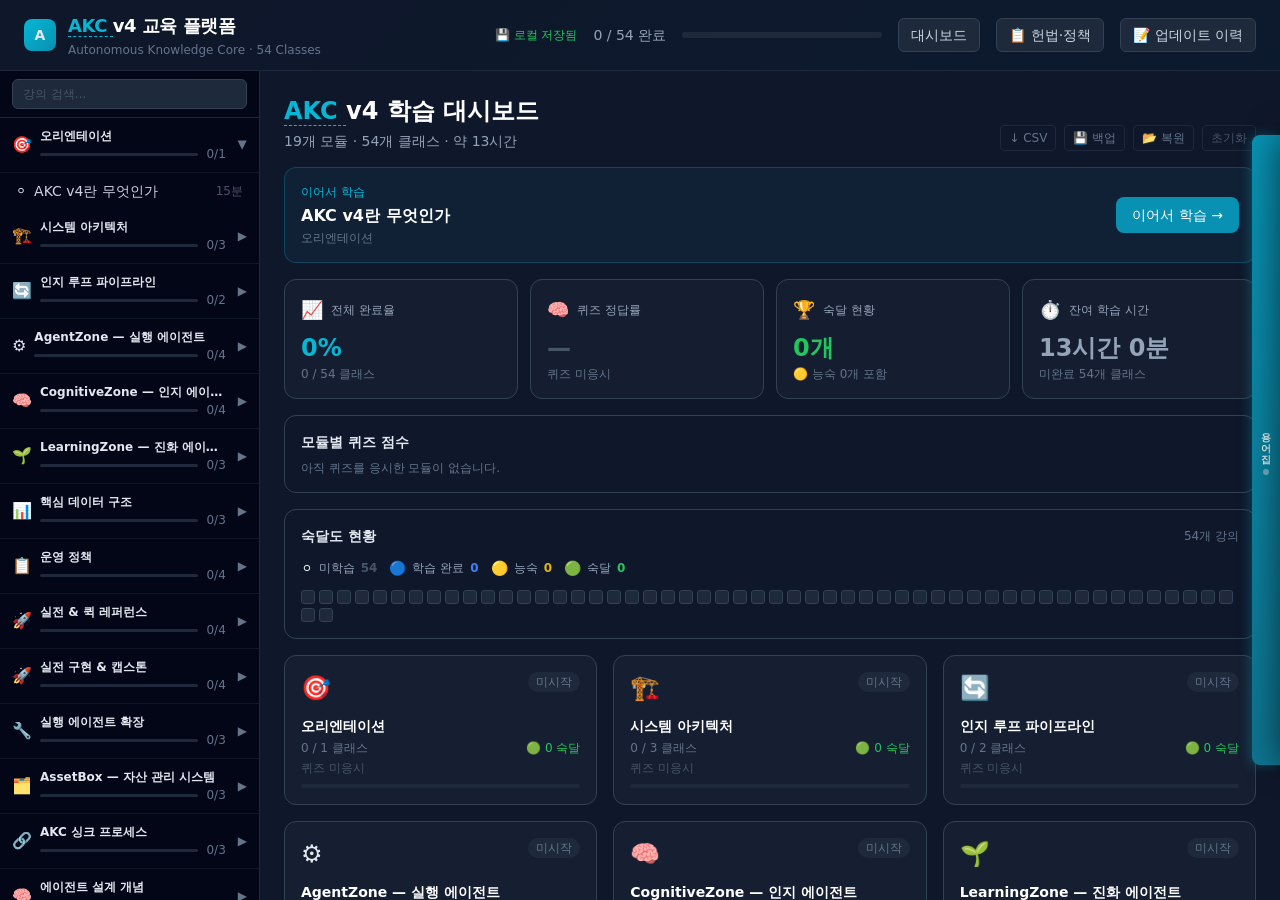
<file: class01/index.html>
<!DOCTYPE html>
<html lang="ko" class="h-full">
<head>
  <meta charset="UTF-8" />
  <meta name="viewport" content="width=device-width, initial-scale=1.0" />
  <title>AKC v4 교육 플랫폼</title>
  <script src="assets/tailwind.min.js"></script>
  <link rel="stylesheet" href="style.css" />
</head>
<body class="h-full bg-slate-950 text-slate-200 flex flex-col" style="min-height:100vh;">

  <!-- HEADER -->
  <header class="px-4 md:px-6 py-3 border-b border-slate-800 flex items-center justify-between shrink-0"
    style="background:linear-gradient(135deg,#0f172a 0%,#0c1a2e 100%);">
    <div class="flex items-center gap-3">
      <!-- 햄버거 버튼 (모바일 전용) -->
      <button id="sidebarToggleBtn"
        class="md:hidden flex flex-col justify-center items-center w-8 h-8 gap-1.5 rounded-md transition-colors"
        style="background:transparent;" aria-label="메뉴">
        <span class="block w-5 h-0.5 bg-slate-400 rounded"></span>
        <span class="block w-5 h-0.5 bg-slate-400 rounded"></span>
        <span class="block w-5 h-0.5 bg-slate-400 rounded"></span>
      </button>
      <div class="w-8 h-8 rounded-lg flex items-center justify-center text-sm font-bold shrink-0"
        style="background:linear-gradient(135deg,#06B6D4,#0891B2);">A</div>
      <div>
        <h1 class="text-base md:text-lg font-bold text-white tracking-tight">
          <span class="akc-tip" style="color:#06B6D4;">AKC
            <span class="akc-tooltip">
              <span style="display:block;font-size:0.7rem;color:#06B6D4;font-weight:700;letter-spacing:0.05em;">A·K·C</span>
              <span style="display:block;font-size:0.8rem;color:#e2e8f0;font-weight:600;margin-top:2px;">Autonomous Knowledge Core</span>
              <span style="display:block;font-size:0.7rem;color:#94a3b8;margin-top:2px;">자율 지식 코어 — AI 에이전트 운영체제</span>
            </span>
          </span>
          <span class="text-white"> v4 교육 플랫폼</span>
        </h1>
        <p id="headerMeta" class="text-xs text-slate-500 mt-0.5 hidden md:block">Autonomous Knowledge Core · 66 Classes</p>
      </div>
    </div>
    <div class="flex items-center gap-2 md:gap-4">
      <span id="syncIndicator" class="text-xs whitespace-nowrap hidden md:inline" style="color:#64748b">⚡ 로컬 전용</span>
      <span id="progressText" class="text-xs md:text-sm text-slate-400 whitespace-nowrap hidden md:inline">0 / 32 완료</span>
      <div id="headerProgressBar" class="hidden md:block" style="width:200px;height:6px;background:#1e293b;border-radius:3px">
        <div id="progressBar" style="width:0%;height:100%;background:#06B6D4;border-radius:3px"></div>
      </div>
      <!-- 모바일 미니 진행률 -->
      <div class="md:hidden flex items-center gap-1.5">
        <div style="width:60px;height:4px;background:#1e293b;border-radius:2px;">
          <div id="progressBarMobile" style="width:0%;height:100%;background:#06B6D4;border-radius:2px;transition:width 0.4s;"></div>
        </div>
        <span id="progressTextMobile" class="text-xs text-slate-400">0%</span>
      </div>
      <button id="dashboardBtn" data-nav="dashboard"
        class="px-2 md:px-3 py-1.5 text-xs md:text-sm font-medium rounded-md border transition-colors whitespace-nowrap"
        style="background:#1e293b;border-color:#334155;color:#cbd5e1;"
        onmouseover="this.style.background='#334155'"
        onmouseout="this.style.background='#1e293b'">
        대시보드
      </button>
      <button id="policyNavBtn" data-nav="policy"
        class="px-2 md:px-3 py-1.5 text-xs md:text-sm font-medium rounded-md border transition-colors whitespace-nowrap"
        style="background:#1e293b;border-color:#334155;color:#cbd5e1;"
        onclick="showPolicyView()"
        onmouseover="this.style.background='#334155'"
        onmouseout="this.style.background='#1e293b'">
        📋 헌법·정책
      </button>
      <a href="changelog.html"
        class="px-2 md:px-3 py-1.5 text-xs md:text-sm font-medium rounded-md border transition-colors whitespace-nowrap"
        style="background:#1e293b;border-color:#334155;color:#cbd5e1;text-decoration:none;"
        onmouseover="this.style.background='#334155'"
        onmouseout="this.style.background='#1e293b'">
        📝 업데이트 이력
      </a>
    </div>
  </header>

  <!-- 모바일 사이드바 오버레이 -->
  <div id="sidebarOverlay"></div>

  <!-- BODY -->
  <div class="flex flex-1 overflow-hidden">

    <!-- SIDEBAR -->
    <aside id="sidebar"
      class="border-r border-slate-800 overflow-y-auto bg-slate-950 shrink-0"
      style="width:260px">
      <!-- Rendered by JS -->
    </aside>

    <!-- MAIN -->
    <main id="mainContent" class="flex-1 overflow-y-auto bg-slate-900 p-3 md:p-6">

      <!-- DASHBOARD VIEW -->
      <div id="dashboardView">
        <div class="mb-4 flex items-end justify-between">
          <div>
            <h2 class="text-2xl font-bold text-white">
              <span class="akc-tip" style="color:#06B6D4;">AKC
                <span class="akc-tooltip">
                  <span style="display:block;font-size:0.7rem;color:#06B6D4;font-weight:700;letter-spacing:0.05em;">A·K·C</span>
                  <span style="display:block;font-size:0.8rem;color:#e2e8f0;font-weight:600;margin-top:2px;">Autonomous Knowledge Core</span>
                  <span style="display:block;font-size:0.7rem;color:#94a3b8;margin-top:2px;">자율 지식 코어 — AI 에이전트 운영체제</span>
                </span>
              </span>
              <span class="text-white"> v4 학습 대시보드</span>
            </h2>
            <p id="dashboardMeta" class="text-slate-400 mt-1 text-sm">10개 모듈 · 32개 클래스 · 약 7시간 15분</p>
          </div>
          <div class="flex items-center gap-2">
            <button onclick="exportProgressCSV()"
              class="text-xs text-slate-500 hover:text-cyan-400 border border-slate-800 hover:border-cyan-800 px-2 py-1 rounded transition-colors">
              ↓ CSV
            </button>
            <button onclick="exportProgressJSON()"
              class="text-xs text-slate-500 hover:text-green-400 border border-slate-800 hover:border-green-800 px-2 py-1 rounded transition-colors">
              💾 백업
            </button>
            <button onclick="importProgressJSON()"
              class="text-xs text-slate-500 hover:text-yellow-400 border border-slate-800 hover:border-yellow-800 px-2 py-1 rounded transition-colors">
              📂 복원
            </button>
            <button onclick="resetProgress()"
              class="text-xs text-slate-600 hover:text-slate-400 border border-slate-800 hover:border-slate-700 px-2 py-1 rounded transition-colors">
              초기화
            </button>
          </div>
        </div>

        <!-- Continue widget -->
        <div id="continueBtn"></div>

        <!-- Stats summary cards -->
        <div id="statsCards" class="grid grid-cols-2 md:grid-cols-4 gap-3 mb-4"></div>

        <!-- Quiz score chart -->
        <div id="quizChart" class="mb-4"></div>

        <!-- Mastery matrix -->
        <div id="masteryMatrix"></div>

        <!-- Module cards -->
        <div id="moduleCards" class="grid grid-cols-1 sm:grid-cols-2 lg:grid-cols-3 gap-4"></div>
      </div>

      <!-- POLICY VIEW -->
      <div id="policyView" class="hidden" style="height:100%;display:none;">
        <div class="policy-split">

          <!-- ▌LEFT: 용어·관계 사전 -->
          <div class="policy-panel">
            <div class="policy-panel-header">
              <h3 class="policy-panel-title">📖 용어·관계 사전</h3>
              <input id="glossarySearch" type="text" placeholder="용어 / 관계 검색..." class="policy-search" autocomplete="off" />
              <div class="policy-type-tabs">
                <button class="gloss-type-tab active" data-type="all">전체</button>
                <button class="gloss-type-tab" data-type="term">용어</button>
                <button class="gloss-type-tab" data-type="relation">관계</button>
              </div>
            </div>
            <div class="policy-viewport">
              <div id="glossaryList" class="policy-list-scroll"></div>
              <div id="glossaryDetail" class="policy-detail-scroll hidden" style="padding:14px;"></div>
            </div>
          </div>

          <!-- ▌RIGHT: 헌법·정책 문서 -->
          <div class="policy-panel">
            <div class="policy-panel-header">
              <h3 class="policy-panel-title">📋 헌법·정책 문서</h3>
              <div class="policy-zone-tabs">
                <button class="policy-zone-tab active" data-zone="all">전체</button>
                <button class="policy-zone-tab" data-zone="system">시스템</button>
                <button class="policy-zone-tab" data-zone="agent">Agent</button>
                <button class="policy-zone-tab" data-zone="cognitive">Cognitive</button>
                <button class="policy-zone-tab" data-zone="learning">Learning</button>
                <button class="policy-zone-tab" data-zone="docs">참고</button>
              </div>
            </div>
            <div class="policy-viewport">
              <div id="policyList" class="policy-list-scroll"></div>
              <div id="policyContent" class="policy-detail-scroll hidden"></div>
            </div>
          </div>

        </div>
      </div>

      <!-- LESSON VIEW -->
      <div id="lessonView" class="hidden max-w-3xl mx-auto w-full">
        <div id="lessonHeader"></div>
        <div id="lessonContent" class="lesson-content mt-6 space-y-6"></div>
        <div id="keyTerms" class="mt-6"></div>
        <div id="quizSection" class="mt-8"></div>
        <div id="lessonNav" class="mt-8 flex justify-between items-center"></div>
      </div>

    </main>
  </div>

  <!-- ── VOCAB PANEL ──────────────────────────────────────────── -->
  <div id="vocabPanel">
    <div id="vocabTab" title="영한 용어집 (클릭으로 고정)">
      <span>용어집</span>
      <div class="pin-dot"></div>
    </div>
    <div id="vocabBody">
      <div id="vocabHeader">
        <h3 id="vocabHeaderTitle">📖 영한 용어집</h3>
        <input id="vocabSearch" type="text" placeholder="단어 검색..." autocomplete="off" />
      </div>
      <div id="vocabViewport">
        <div id="vocabListView">
          <div id="vocabList"></div>
        </div>
        <div id="vocabDetailView">
          <div id="vocabDetailContent"></div>
        </div>
      </div>
    </div>
  </div>

  <!-- CDN 오류 감지 배너 -->
  <div id="cdnErrorBanner" style="display:none;position:fixed;top:0;left:0;right:0;z-index:9999;
    background:#7f1d1d;color:#fecaca;padding:12px 20px;font-size:13px;text-align:center;
    border-bottom:2px solid #ef4444;">
    ⚠️ 일부 리소스를 불러오지 못했습니다 — assets/ 폴더가 누락되었거나 파일이 손상되었습니다.
    GitHub에서 최신 버전을 다시 받거나, 인터넷에 연결한 후 새로고침 해주세요.
    <button onclick="document.getElementById('cdnErrorBanner').style.display='none'"
      style="margin-left:16px;padding:2px 10px;background:#991b1b;border:1px solid #ef4444;
      border-radius:4px;color:#fecaca;cursor:pointer;">닫기</button>
  </div>

  <!-- SQLITE (sql.js WASM) -->
  <script>
    window.addEventListener('error', function(e) {
      var src = (e.target && e.target.src) || '';
      if (src.includes('assets/')) {
        document.getElementById('cdnErrorBanner').style.display = 'block';
      }
    }, true);
  </script>
  <script src="assets/sql-wasm.js"
    onerror="document.getElementById('cdnErrorBanner').style.display='block'"></script>
  <script src="storage-client.js"></script>

  <!-- DATA + APP -->
  <script src="edu-data.js"></script>
  <script src="edu-data-p2.js"></script>
  <script src="edu-data-p3.js"></script>
  <script src="edu-data-p4.js"></script>
  <script src="edu-data-p5.js"></script>
  <script src="edu-data-p6.js"></script>
  <script src="vocab-data.js"></script>
  <script src="edu-app.js"></script>

  <!-- UI 유틸리티 (툴팁 트래커 + 모바일 사이드바) -->
  <script src="ui-utils.js"></script>

  <!-- 용어집 패널 로직 -->
  <script src="vocab-panel.js"></script>

  <!-- 헌법·정책 데이터 + 패널 로직 -->
  <script src="policy-data.js"></script>
  <script src="policy-panel.js"></script>

</body>
</html>
</file>
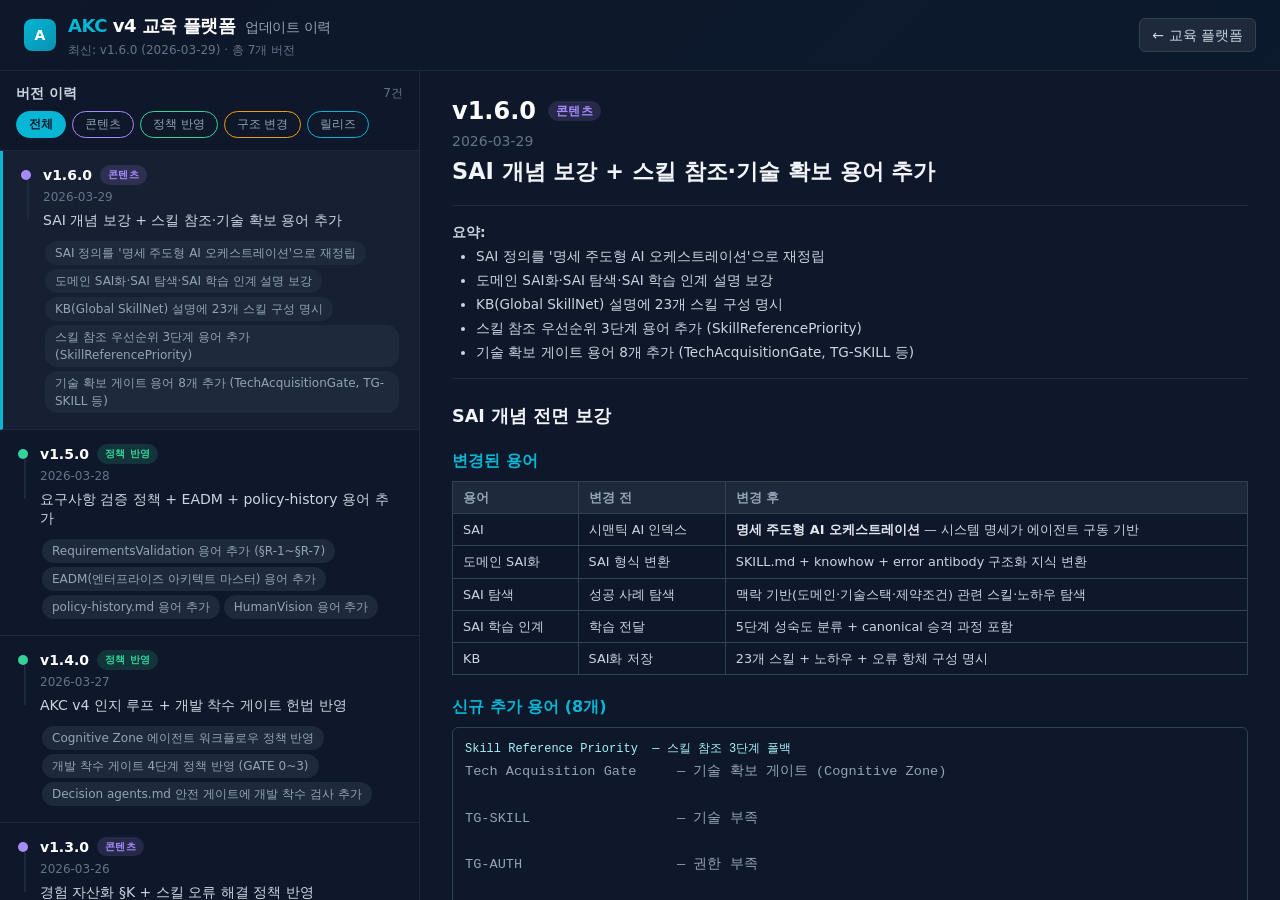
<file: class01/changelog.html>
<!DOCTYPE html>
<html lang="ko" class="h-full">
<head>
  <meta charset="UTF-8" />
  <meta name="viewport" content="width=device-width, initial-scale=1.0" />
  <title>AKC v4 교육 플랫폼 — 업데이트 이력</title>
  <script src="assets/tailwind.min.js"></script>
  <style>
    body { background: #0f172a; color: #e2e8f0; }
    ::-webkit-scrollbar { width:6px; height:6px; }
    ::-webkit-scrollbar-track { background:#0f172a; }
    ::-webkit-scrollbar-thumb { background:#334155; border-radius:3px; }
    ::-webkit-scrollbar-thumb:hover { background:#475569; }

    .split { display:flex; height:calc(100vh - 56px); overflow:hidden; }
    .list-pane { width:420px; min-width:320px; border-right:1px solid #1e293b; overflow-y:auto; }
    .detail-pane { flex:1; overflow-y:auto; padding:24px 32px; }

    .ver-card { padding:14px 18px; border-bottom:1px solid #1e293b; cursor:pointer; transition:background 0.15s; }
    .ver-card:hover { background:#1e293b; }
    .ver-card.active { background:#172033; border-left:3px solid #06B6D4; }

    .tag-badge { display:inline-block; font-size:0.65rem; font-weight:600; padding:2px 8px; border-radius:9999px; letter-spacing:0.03em; }

    .detail-pane h2 { font-size:1.4rem; font-weight:700; color:#f1f5f9; margin-bottom:4px; }
    .detail-pane h3 { font-size:1rem; font-weight:600; color:#06B6D4; margin-top:20px; margin-bottom:8px; }
    .detail-pane table { width:100%; border-collapse:collapse; font-size:0.8rem; margin:8px 0 16px; }
    .detail-pane th { background:#1e293b; color:#94a3b8; padding:6px 10px; text-align:left; border:1px solid #334155; }
    .detail-pane td { padding:6px 10px; border:1px solid #334155; color:#cbd5e1; }
    .detail-pane tr:nth-child(even) td { background:rgba(15,23,42,0.5); }
    .detail-pane pre { background:#0f172a; border:1px solid #334155; border-radius:6px; padding:12px; font-size:0.75rem; overflow-x:auto; color:#a5f3fc; margin:8px 0; white-space:pre-wrap; }
    .detail-pane code { background:#1e293b; padding:1px 5px; border-radius:3px; font-size:0.78rem; color:#a5f3fc; }
    .detail-pane ul { list-style:disc; padding-left:1.5rem; color:#cbd5e1; font-size:0.85rem; }
    .detail-pane li { margin-bottom:4px; }
    .detail-pane hr { border-color:#1e293b; margin:16px 0; }

    .summary-chip { display:inline-flex; align-items:center; gap:4px; font-size:0.75rem; color:#94a3b8; background:#1e293b; padding:3px 10px; border-radius:12px; margin:2px; }

    .timeline-dot { width:10px; height:10px; border-radius:50%; flex-shrink:0; margin-top:5px; }
    .timeline-line { width:2px; background:#1e293b; flex-shrink:0; margin-left:4px; }

    .filter-btn { font-size:0.72rem; padding:4px 12px; border-radius:9999px; border:1px solid #334155; background:transparent; color:#94a3b8; cursor:pointer; transition:all 0.15s; }
    .filter-btn:hover { border-color:#475569; color:#e2e8f0; }
    .filter-btn.active { background:#06B6D4; border-color:#06B6D4; color:#0f172a; font-weight:600; }

    @media (max-width: 768px) {
      .split { flex-direction:column; }
      .list-pane { width:100%; height:45vh; min-width:unset; border-right:none; border-bottom:1px solid #1e293b; }
      .detail-pane { padding:16px; }
    }
  </style>
</head>
<body class="h-full flex flex-col">

  <!-- HEADER -->
  <header class="px-4 md:px-6 py-3 border-b border-slate-800 flex items-center justify-between shrink-0"
    style="background:linear-gradient(135deg,#0f172a 0%,#0c1a2e 100%);">
    <div class="flex items-center gap-3">
      <a href="index.html" class="w-8 h-8 rounded-lg flex items-center justify-center text-sm font-bold shrink-0 hover:opacity-80 transition-opacity"
        style="background:linear-gradient(135deg,#06B6D4,#0891B2); text-decoration:none; color:#fff;">A</a>
      <div>
        <h1 class="text-base md:text-lg font-bold text-white tracking-tight">
          <span style="color:#06B6D4;">AKC</span> v4 교육 플랫폼
          <span class="text-slate-400 font-normal text-sm ml-1">업데이트 이력</span>
        </h1>
        <p id="headerMeta" class="text-xs text-slate-500 mt-0.5 hidden md:block"></p>
      </div>
    </div>
    <div class="flex items-center gap-2">
      <a href="index.html"
        class="px-3 py-1.5 text-xs md:text-sm font-medium rounded-md border transition-colors"
        style="background:#1e293b;border-color:#334155;color:#cbd5e1;text-decoration:none;"
        onmouseover="this.style.background='#334155'"
        onmouseout="this.style.background='#1e293b'">
        ← 교육 플랫폼
      </a>
    </div>
  </header>

  <!-- BODY -->
  <div class="split">

    <!-- LEFT: 요약 목록 -->
    <div class="list-pane" id="listPane">
      <div class="sticky top-0 z-10 px-4 py-3 border-b border-slate-800" style="background:#0f172a;">
        <div class="flex items-center justify-between mb-2">
          <span class="text-sm font-semibold text-slate-300">버전 이력</span>
          <span id="versionCount" class="text-xs text-slate-500"></span>
        </div>
        <div id="filterBar" class="flex flex-wrap gap-1.5"></div>
      </div>
      <div id="versionList"></div>
    </div>

    <!-- RIGHT: 원본 이력 -->
    <div class="detail-pane" id="detailPane">
      <div id="detailEmpty" class="flex items-center justify-center h-full text-slate-600 text-sm">
        ← 좌측 목록에서 버전을 선택하세요
      </div>
      <div id="detailContent" class="hidden"></div>
    </div>

  </div>

  <script src="changelog-data.js"></script>
  <script>
  (function() {
    const data = window.CHANGELOG || [];
    const tags = window.CHANGELOG_TAGS || {};
    let activeFilter = 'all';
    let activeIdx = -1;

    // --- header meta ---
    const latest = data[0];
    const headerMeta = document.getElementById('headerMeta');
    if (latest && headerMeta) {
      headerMeta.textContent = `최신: v${latest.version} (${latest.date}) · 총 ${data.length}개 버전`;
    }

    // --- filter bar ---
    const filterBar = document.getElementById('filterBar');
    const allBtn = document.createElement('button');
    allBtn.className = 'filter-btn active';
    allBtn.textContent = '전체';
    allBtn.dataset.tag = 'all';
    filterBar.appendChild(allBtn);

    const usedTags = [...new Set(data.map(d => d.tag))];
    usedTags.forEach(t => {
      const btn = document.createElement('button');
      btn.className = 'filter-btn';
      btn.textContent = (tags[t] || {}).label || t;
      btn.dataset.tag = t;
      btn.style.borderColor = (tags[t] || {}).color || '#334155';
      filterBar.appendChild(btn);
    });

    filterBar.addEventListener('click', e => {
      const btn = e.target.closest('.filter-btn');
      if (!btn) return;
      filterBar.querySelectorAll('.filter-btn').forEach(b => b.classList.remove('active'));
      btn.classList.add('active');
      activeFilter = btn.dataset.tag;
      renderList();
    });

    // --- render list ---
    function renderList() {
      const list = document.getElementById('versionList');
      const filtered = activeFilter === 'all' ? data : data.filter(d => d.tag === activeFilter);
      document.getElementById('versionCount').textContent = `${filtered.length}건`;

      list.innerHTML = filtered.map((item, i) => {
        const realIdx = data.indexOf(item);
        const t = tags[item.tag] || { label: item.tag, color: '#64748b', bg: 'rgba(100,116,139,0.15)' };
        return `
        <div class="ver-card ${realIdx === activeIdx ? 'active' : ''}" data-idx="${realIdx}">
          <div class="flex items-start gap-3">
            <div class="flex flex-col items-center" style="min-width:10px;">
              <div class="timeline-dot" style="background:${t.color};"></div>
              ${i < filtered.length - 1 ? '<div class="timeline-line flex-1" style="min-height:40px;"></div>' : ''}
            </div>
            <div class="flex-1 min-w-0">
              <div class="flex items-center gap-2 mb-1">
                <span class="text-sm font-bold text-white">v${item.version}</span>
                <span class="tag-badge" style="color:${t.color};background:${t.bg};">${t.label}</span>
              </div>
              <div class="text-xs text-slate-500 mb-1.5">${item.date}</div>
              <div class="text-sm text-slate-300 font-medium mb-2" style="line-height:1.4;">${item.title}</div>
              <div class="flex flex-wrap">${item.summary.map(s =>
                `<span class="summary-chip">${s}</span>`
              ).join('')}</div>
            </div>
          </div>
        </div>`;
      }).join('');
    }

    // --- click handler ---
    document.getElementById('versionList').addEventListener('click', e => {
      const card = e.target.closest('.ver-card');
      if (!card) return;
      const idx = parseInt(card.dataset.idx);
      activeIdx = idx;
      renderList();
      renderDetail(idx);
    });

    // --- render detail ---
    function renderDetail(idx) {
      const item = data[idx];
      if (!item) return;

      document.getElementById('detailEmpty').classList.add('hidden');
      const content = document.getElementById('detailContent');
      content.classList.remove('hidden');

      const t = tags[item.tag] || { label: item.tag, color: '#64748b', bg: 'rgba(100,116,139,0.15)' };

      // parse markdown-like details
      const html = parseDetails(item.details || '');

      content.innerHTML = `
        <div class="flex items-center gap-3 mb-1">
          <span class="text-2xl font-bold text-white">v${item.version}</span>
          <span class="tag-badge text-xs" style="color:${t.color};background:${t.bg};">${t.label}</span>
        </div>
        <div class="text-sm text-slate-500 mb-1">${item.date}</div>
        <h2>${item.title}</h2>
        <hr />
        <div class="text-sm text-slate-400 mb-4">
          <span class="font-semibold text-slate-300">요약:</span>
          <ul class="mt-1">${item.summary.map(s => `<li>${s}</li>`).join('')}</ul>
        </div>
        <hr />
        <div class="detail-body">${html}</div>
      `;

      // scroll to top
      document.getElementById('detailPane').scrollTop = 0;
    }

    // --- simple markdown parser ---
    function parseDetails(md) {
      if (!md) return '<p class="text-slate-500 text-sm">상세 내용 없음</p>';
      let html = md;

      // code blocks
      html = html.replace(/```([\s\S]*?)```/g, (_, code) => `<pre>${escHtml(code.trim())}</pre>`);

      // inline code
      html = html.replace(/`([^`]+)`/g, '<code>$1</code>');

      // tables
      html = html.replace(/^(\|.+\|)\n(\|[-| :]+\|)\n((?:\|.+\|\n?)+)/gm, (_, hdr, sep, body) => {
        const ths = hdr.split('|').filter(c => c.trim()).map(c => `<th>${c.trim()}</th>`).join('');
        const rows = body.trim().split('\n').map(row => {
          const tds = row.split('|').filter(c => c.trim()).map(c => `<td>${c.trim()}</td>`).join('');
          return `<tr>${tds}</tr>`;
        }).join('');
        return `<table><thead><tr>${ths}</tr></thead><tbody>${rows}</tbody></table>`;
      });

      // headers
      html = html.replace(/^### (.+)$/gm, '<h3>$1</h3>');
      html = html.replace(/^## (.+)$/gm, '<h3 style="font-size:1.1rem;color:#f1f5f9;margin-top:24px;">$1</h3>');

      // bold
      html = html.replace(/\*\*(.+?)\*\*/g, '<strong style="color:#e2e8f0;">$1</strong>');

      // list items (- prefix)
      html = html.replace(/^- (.+)$/gm, '<li>$1</li>');
      // wrap consecutive <li>
      html = html.replace(/((?:<li>.*<\/li>\n?)+)/g, '<ul>$1</ul>');

      // paragraphs (lines not already tagged)
      html = html.split('\n').map(line => {
        const trimmed = line.trim();
        if (!trimmed) return '';
        if (/^<[huptlo]/.test(trimmed)) return trimmed;
        return `<p style="color:#94a3b8;font-size:0.85rem;margin:4px 0;">${trimmed}</p>`;
      }).join('\n');

      return html;
    }

    function escHtml(s) {
      return s.replace(/&/g,'&amp;').replace(/</g,'&lt;').replace(/>/g,'&gt;');
    }

    // --- init ---
    renderList();

    // auto-select latest
    if (data.length > 0) {
      activeIdx = 0;
      renderList();
      renderDetail(0);
    }
  })();
  </script>
</body>
</html>
</file>
<file: class01/style.css>
/* ── AKC v4 교육 플랫폼 — 전용 스타일 ───────────────────────────── */

/* Table styling */
.lesson-content table { width:100%; border-collapse:collapse; font-size:0.8rem; margin:0.75rem 0; }
.lesson-content th { background:#1e293b; color:#94a3b8; padding:6px 10px; text-align:left; border:1px solid #334155; }
.lesson-content td { padding:6px 10px; border:1px solid #334155; color:#cbd5e1; vertical-align:top; }
.lesson-content tr:nth-child(even) td { background:#0f172a; }

/* Code block */
.lesson-content pre { background:#0f172a; border:1px solid #334155; border-radius:6px; padding:12px; font-size:0.75rem; overflow-x:auto; color:#a5f3fc; margin:0.75rem 0; white-space:pre-wrap; }

/* Lists */
.lesson-content ul { list-style:disc; padding-left:1.5rem; color:#cbd5e1; font-size:0.875rem; }
.lesson-content li { margin-bottom:4px; }

/* Quiz option states */
.quiz-opt { cursor:pointer; transition:all 0.2s; }
.quiz-opt:hover:not(.answered) { background:#083344 !important; }
.quiz-opt.correct { background:#14532d !important; border-color:#22c55e !important; }
.quiz-opt.wrong   { background:#450a0a !important; border-color:#ef4444 !important; }

/* Sidebar */
.class-item.active { background:#1e293b; border-left:3px solid #06B6D4 !important; }
.class-item.completed .check { display:inline !important; }

/* Mobile sidebar overlay */
#sidebarOverlay { display:none; position:fixed; inset:0; background:rgba(0,0,0,0.6); z-index:39; }
#sidebarOverlay.open { display:block; }

@media (max-width: 767px) {
  #sidebar {
    position: fixed; top: 0; left: 0; height: 100%; z-index: 40;
    transform: translateX(-100%); transition: transform 0.3s ease;
    width: 280px !important;
  }
  #sidebar.open { transform: translateX(0); }
  #headerProgressBar { display: none !important; }
  #headerProgressText { display: none !important; }
  #headerSync { display: none !important; }
  #vocabPanel { display: none !important; }
}

/* Progress bar */
#progressBar { transition: width 0.4s ease; }

/* Scrollbar */
::-webkit-scrollbar { width:6px; height:6px; }
::-webkit-scrollbar-track { background:#0f172a; }
::-webkit-scrollbar-thumb { background:#334155; border-radius:3px; }
::-webkit-scrollbar-thumb:hover { background:#475569; }

/* Term chip tooltip */
.term-chip { position:relative; }
.term-chip .term-tooltip {
  visibility:hidden; opacity:0; transition:opacity 0.2s;
  position:absolute; bottom:calc(100% + 6px); left:50%; transform:translateX(-50%);
  background:#1e293b; border:1px solid #475569; color:#cbd5e1;
  font-size:0.75rem; padding:6px 10px; border-radius:6px;
  width:220px; z-index:50; white-space:normal; text-align:left;
  pointer-events:none;
}
.term-chip:hover .term-tooltip { visibility:visible; opacity:1; }

/* Module accordion */
.module-classes { overflow:hidden; transition:max-height 0.3s ease; }

/* Smooth fade */
#lessonView, #dashboardView { transition:opacity 0.15s ease; }

/* Sidebar search focus */
#sidebarSearch:focus { border-color:#06B6D4; outline:none; }

/* AKC Tooltip */
.akc-tip { position:relative; cursor:help; border-bottom:1px dashed #06B6D4; isolation:isolate; }
.akc-tip:hover { z-index:9999; }
.akc-tip .akc-tooltip {
  visibility:hidden; opacity:0; transition:opacity 0.2s;
  position:fixed;
  background:#0f172a; border:1px solid #06B6D4;
  border-radius:8px; padding:8px 12px; z-index:9999;
  white-space:nowrap; pointer-events:none;
  box-shadow:0 4px 24px rgba(6,182,212,0.25);
}
.akc-tip:hover .akc-tooltip { visibility:visible; opacity:1; }

/* ── Policy View (헌법·정책) ──────────────────────────────────────── */

/* 네비게이션 활성 버튼 */
[data-nav].nav-active {
  background: #0c4a6e !important;
  border-color: #06B6D4 !important;
  color: #06B6D4 !important;
}

/* Policy View 전체 컨테이너 */
#policyView {
  height: calc(100vh - 57px);
  min-height: 0;
}
#policyView:not(.hidden) {
  display: flex !important;
  flex-direction: column;
}

/* 반반 분할 */
.policy-split {
  display: flex;
  flex: 1;
  height: 100%;
  gap: 0;
  overflow: hidden;
}

/* 개별 패널 */
.policy-panel {
  flex: 1;
  display: flex;
  flex-direction: column;
  min-width: 0;
  background: #0f172a;
  border-right: 1px solid #1e293b;
  overflow: hidden;
}
.policy-panel:last-child { border-right: none; }

/* 패널 헤더 */
.policy-panel-header {
  padding: 12px 14px 8px;
  border-bottom: 1px solid #1e293b;
  background: #0c1220;
  flex-shrink: 0;
}
.policy-panel-title {
  font-size: 0.82rem;
  font-weight: 700;
  color: #06B6D4;
  letter-spacing: 0.04em;
  margin-bottom: 8px;
}

/* 검색 인풋 */
.policy-search {
  width: 100%;
  padding: 5px 10px;
  background: #1e293b;
  border: 1px solid #334155;
  border-radius: 6px;
  font-size: 0.72rem;
  color: #cbd5e1;
  outline: none;
  caret-color: #06B6D4;
  margin-bottom: 6px;
  box-sizing: border-box;
}
.policy-search:focus { border-color: #06B6D4; }
.policy-search::placeholder { color: #475569; }

/* 용어 타입 탭 */
.policy-type-tabs, .policy-zone-tabs {
  display: flex;
  gap: 4px;
  flex-wrap: wrap;
  margin-top: 4px;
}
.gloss-type-tab, .policy-zone-tab {
  padding: 3px 10px;
  font-size: 0.65rem;
  font-weight: 600;
  border-radius: 99px;
  border: 1px solid #334155;
  background: transparent;
  color: #64748b;
  cursor: pointer;
  transition: all 0.15s;
}
.gloss-type-tab:hover, .policy-zone-tab:hover {
  border-color: #06B6D4;
  color: #06B6D4;
}
.gloss-type-tab.active, .policy-zone-tab.active {
  background: #083344;
  border-color: #06B6D4;
  color: #06B6D4;
}

/* 뷰포트 (목록 + 상세 슬라이드) */
.policy-viewport {
  flex: 1;
  overflow: hidden;
  position: relative;
  min-height: 0;
}

/* 스크롤 가능한 목록 */
.policy-list-scroll {
  height: 100%;
  overflow-y: auto;
  padding: 6px 0;
}

/* 상세 뷰 */
.policy-detail-scroll {
  position: absolute;
  top: 0; left: 0; right: 0; bottom: 0;
  overflow-y: auto;
  background: #0f172a;
  padding: 14px;
  z-index: 10;
}
.policy-detail-scroll.hidden { display: none !important; }

/* 빈 상태 */
.policy-empty {
  padding: 24px 14px;
  font-size: 0.75rem;
  color: #475569;
  text-align: center;
}

/* ── 용어 목록 행 ── */
.gloss-cat-header {
  padding: 6px 14px 3px;
  font-size: 0.62rem;
  font-weight: 700;
  letter-spacing: 0.08em;
  text-transform: uppercase;
  opacity: 0.8;
}
.gloss-row {
  display: flex;
  align-items: flex-start;
  gap: 8px;
  padding: 7px 14px;
  cursor: pointer;
  border-left: 2px solid transparent;
  transition: background 0.12s;
}
.gloss-row:hover {
  background: #1e293b;
  border-left-color: #06B6D4;
}
.gloss-type {
  font-size: 0.6rem;
  font-weight: 700;
  letter-spacing: 0.05em;
  min-width: 28px;
  text-align: center;
  padding: 1px 5px;
  border-radius: 3px;
  border: 1px solid currentColor;
  margin-top: 2px;
  flex-shrink: 0;
  opacity: 0.8;
}
.gloss-names { display: flex; flex-direction: column; gap: 2px; min-width: 0; }
.gloss-ko {
  font-size: 0.78rem;
  font-weight: 600;
  color: #e2e8f0;
  line-height: 1.3;
  word-break: keep-all;
}
.gloss-en {
  font-size: 0.68rem;
  color: #64748b;
  word-break: break-word;
}

/* ── 정책 목록 행 ── */
.policy-zone-header {
  padding: 6px 14px 3px;
  font-size: 0.62rem;
  font-weight: 700;
  letter-spacing: 0.08em;
  text-transform: uppercase;
  opacity: 0.8;
}
.policy-row {
  padding: 9px 14px;
  border-left: 3px solid transparent;
  cursor: pointer;
  transition: background 0.12s;
}
.policy-row:hover, .policy-row.active {
  background: #1e293b;
}
.policy-row-title {
  font-size: 0.78rem;
  font-weight: 700;
  color: #e2e8f0;
  margin-bottom: 2px;
  line-height: 1.3;
}
.policy-row-path {
  font-size: 0.62rem;
  color: #475569;
  margin-bottom: 3px;
  font-family: monospace;
  white-space: nowrap;
  overflow: hidden;
  text-overflow: ellipsis;
}
.policy-row-summary {
  font-size: 0.68rem;
  color: #64748b;
  line-height: 1.4;
}

/* ── 정책 콘텐츠 ── */
.policy-content-header {
  margin-bottom: 16px;
  padding-bottom: 12px;
  border-bottom: 1px solid #1e293b;
}
.policy-content-title {
  font-size: 1rem;
  font-weight: 700;
  color: #f1f5f9;
  margin: 8px 0 4px;
  line-height: 1.3;
}
.policy-content-path {
  font-size: 0.65rem;
  color: #475569;
  font-family: monospace;
}
.policy-content-body {
  font-size: 0.78rem;
  color: #cbd5e1;
  line-height: 1.8;
}

/* ── Markdown 렌더링 스타일 ── */
.policy-content-body .md-p {
  margin: 0.5rem 0;
  color: #cbd5e1;
  font-size: 0.78rem;
  line-height: 1.8;
}
.policy-content-body .md-h1 {
  font-size: 1.1rem; font-weight: 700; color: #06B6D4;
  margin: 1rem 0 0.5rem; border-bottom: 1px solid #1e293b; padding-bottom: 4px;
}
.policy-content-body .md-h2 {
  font-size: 0.95rem; font-weight: 700; color: #38bdf8;
  margin: 0.9rem 0 0.4rem; border-left: 3px solid #0891B2; padding-left: 8px;
}
.policy-content-body .md-h3 {
  font-size: 0.85rem; font-weight: 700; color: #7dd3fc;
  margin: 0.7rem 0 0.3rem;
}
.policy-content-body .md-h4 {
  font-size: 0.8rem; font-weight: 700; color: #93c5fd;
  margin: 0.5rem 0 0.2rem;
}
.policy-content-body .md-hr {
  border: none; border-top: 1px solid #1e293b; margin: 1rem 0;
}
.policy-content-body .md-blockquote {
  border-left: 3px solid #334155; padding: 4px 10px;
  color: #94a3b8; font-style: italic; margin: 0.5rem 0;
  background: #0c1220; border-radius: 0 4px 4px 0;
}
.policy-content-body .md-ul { padding-left: 1.2rem; margin: 0.4rem 0; }
.policy-content-body .md-li { margin-bottom: 3px; color: #cbd5e1; font-size: 0.78rem; }
.policy-content-body .md-link { color: #38bdf8; text-decoration: underline; }
.policy-content-body .md-table {
  width: 100%; border-collapse: collapse; font-size: 0.72rem; margin: 0.6rem 0;
}
.policy-content-body .md-table th {
  background: #1e293b; color: #94a3b8; padding: 5px 8px;
  text-align: left; border: 1px solid #334155;
}
.policy-content-body .md-table td {
  padding: 5px 8px; border: 1px solid #334155; color: #cbd5e1; vertical-align: top;
}
.policy-content-body .md-table tr:nth-child(even) td { background: #0c1220; }
.policy-content-body code {
  background: #0f172a; border: 1px solid #334155; border-radius: 3px;
  padding: 0 4px; font-size: 0.72rem; color: #a5f3fc;
}
.policy-content-body pre {
  background: #0f172a; border: 1px solid #334155; border-radius: 6px;
  padding: 10px 12px; overflow-x: auto; margin: 0.6rem 0;
}
.policy-content-body pre code {
  border: none; padding: 0; background: transparent;
  color: #a5f3fc; font-size: 0.72rem; white-space: pre-wrap;
}
.inline-code {
  background: #0f172a; border: 1px solid #334155; border-radius: 3px;
  padding: 0 4px; font-size: 0.72rem; color: #a5f3fc; font-family: monospace;
}

/* ── Vocab Panel ───────────────────────────────────────────────────── */
#vocabPanel {
  position: fixed;
  top: 50%;
  right: 0;
  transform: translateY(-50%) translateX(calc(100% - 28px));
  transition: transform 0.35s cubic-bezier(0.4, 0, 0.2, 1);
  z-index: 500;
  display: flex;
  align-items: stretch;
}
#vocabPanel:hover,
#vocabPanel.pinned {
  transform: translateY(-50%) translateX(0);
}

/* 엣지 탭 */
#vocabTab {
  width: 28px;
  background: linear-gradient(180deg, #0891B2, #0e7490);
  border-radius: 8px 0 0 8px;
  display: flex;
  flex-direction: column;
  align-items: center;
  justify-content: center;
  gap: 4px;
  cursor: pointer;
  box-shadow: -2px 0 12px rgba(6,182,212,0.3);
  flex-shrink: 0;
}
#vocabTab span {
  writing-mode: vertical-rl;
  text-orientation: mixed;
  font-size: 0.65rem;
  font-weight: 700;
  color: #e0f7fa;
  letter-spacing: 0.12em;
  user-select: none;
}
#vocabTab .pin-dot {
  width: 6px; height: 6px;
  border-radius: 50%;
  background: rgba(255,255,255,0.4);
  margin-top: 6px;
  transition: background 0.2s;
}
#vocabPanel.pinned #vocabTab .pin-dot {
  background: #fff;
}

/* 패널 본체 */
#vocabBody {
  width: 280px;
  background: #0f172a;
  border: 1px solid #1e4a5a;
  border-right: none;
  border-radius: 12px 0 0 12px;
  display: flex;
  flex-direction: column;
  height: 70vh;
  min-height: 300px;
  box-shadow: -4px 0 32px rgba(0,0,0,0.5);
}
#vocabHeader {
  padding: 12px 14px 8px;
  border-bottom: 1px solid #1e293b;
  flex-shrink: 0;
}
#vocabHeader h3 {
  font-size: 0.8rem;
  font-weight: 700;
  color: #06B6D4;
  letter-spacing: 0.04em;
  margin-bottom: 6px;
}
#vocabSearch {
  width: 100%;
  padding: 5px 10px;
  background: #1e293b;
  border: 1px solid #334155;
  border-radius: 6px;
  font-size: 0.72rem;
  color: #cbd5e1;
  outline: none;
  caret-color: #06B6D4;
  transition: border-color 0.2s;
}
#vocabSearch:focus { border-color: #06B6D4; }
#vocabSearch::placeholder { color: #475569; }

#vocabList {
  overflow-y: auto;
  flex: 1;
  min-height: 0;
  padding: 6px 0;
}

/* 카테고리 헤더 */
.vocab-cat-header {
  padding: 6px 14px 3px;
  font-size: 0.62rem;
  font-weight: 700;
  letter-spacing: 0.08em;
  text-transform: uppercase;
  opacity: 0.7;
}

/* 단어 행 */
.vocab-row {
  display: flex;
  align-items: baseline;
  gap: 8px;
  padding: 6px 14px;
  transition: background 0.15s;
  cursor: pointer;
  border-left: 2px solid transparent;
}
.vocab-row:hover {
  background: #1e293b;
  border-left-color: #06B6D4;
}
.vocab-en {
  font-size: 0.78rem;
  font-weight: 600;
  color: #e2e8f0;
  white-space: nowrap;
  min-width: 110px;
}
.vocab-ko {
  font-size: 0.72rem;
  color: #94a3b8;
  line-height: 1.4;
}
.vocab-empty {
  padding: 20px 14px;
  font-size: 0.75rem;
  color: #475569;
  text-align: center;
}

/* 검색 하이라이트 */
.vocab-highlight {
  background: rgba(6,182,212,0.25);
  border-radius: 2px;
  color: #06B6D4;
  font-weight: 700;
}

/* ── 슬라이드 뷰 전환 ── */
#vocabViewport {
  position: relative;
  flex: 1;
  overflow: hidden;
  display: flex;
}
#vocabListView, #vocabDetailView {
  min-width: 100%;
  transition: transform 0.3s cubic-bezier(0.4, 0, 0.2, 1);
  overflow-y: auto;
}
#vocabListView  { transform: translateX(0); }
#vocabDetailView { transform: translateX(100%); position: absolute; top:0; left:0; height:100%; background:#0f172a; }
#vocabViewport.show-detail #vocabListView   { transform: translateX(-100%); }
#vocabViewport.show-detail #vocabDetailView { transform: translateX(0); }

/* 상세 뷰 내부 */
#vocabDetailContent { padding: 14px; }
.detail-back {
  display: flex;
  align-items: center;
  gap: 6px;
  font-size: 0.7rem;
  color: #64748b;
  cursor: pointer;
  margin-bottom: 14px;
  transition: color 0.15s;
  width: fit-content;
}
.detail-back:hover { color: #06B6D4; }
.detail-cat-badge {
  display: inline-block;
  font-size: 0.6rem;
  font-weight: 700;
  letter-spacing: 0.06em;
  padding: 2px 8px;
  border-radius: 99px;
  border: 1px solid currentColor;
  margin-bottom: 10px;
  opacity: 0.85;
}
.detail-en {
  font-size: 1rem;
  font-weight: 700;
  color: #f1f5f9;
  line-height: 1.3;
  margin-bottom: 4px;
}
.detail-ko {
  font-size: 0.8rem;
  font-weight: 600;
  color: #06B6D4;
  margin-bottom: 14px;
}
.detail-desc-label {
  font-size: 0.62rem;
  font-weight: 700;
  letter-spacing: 0.08em;
  text-transform: uppercase;
  color: #475569;
  margin-bottom: 6px;
}
.detail-desc {
  font-size: 0.78rem;
  color: #cbd5e1;
  line-height: 1.7;
  background: #1e293b;
  border: 1px solid #334155;
  border-radius: 8px;
  padding: 10px 12px;
}
</file>
